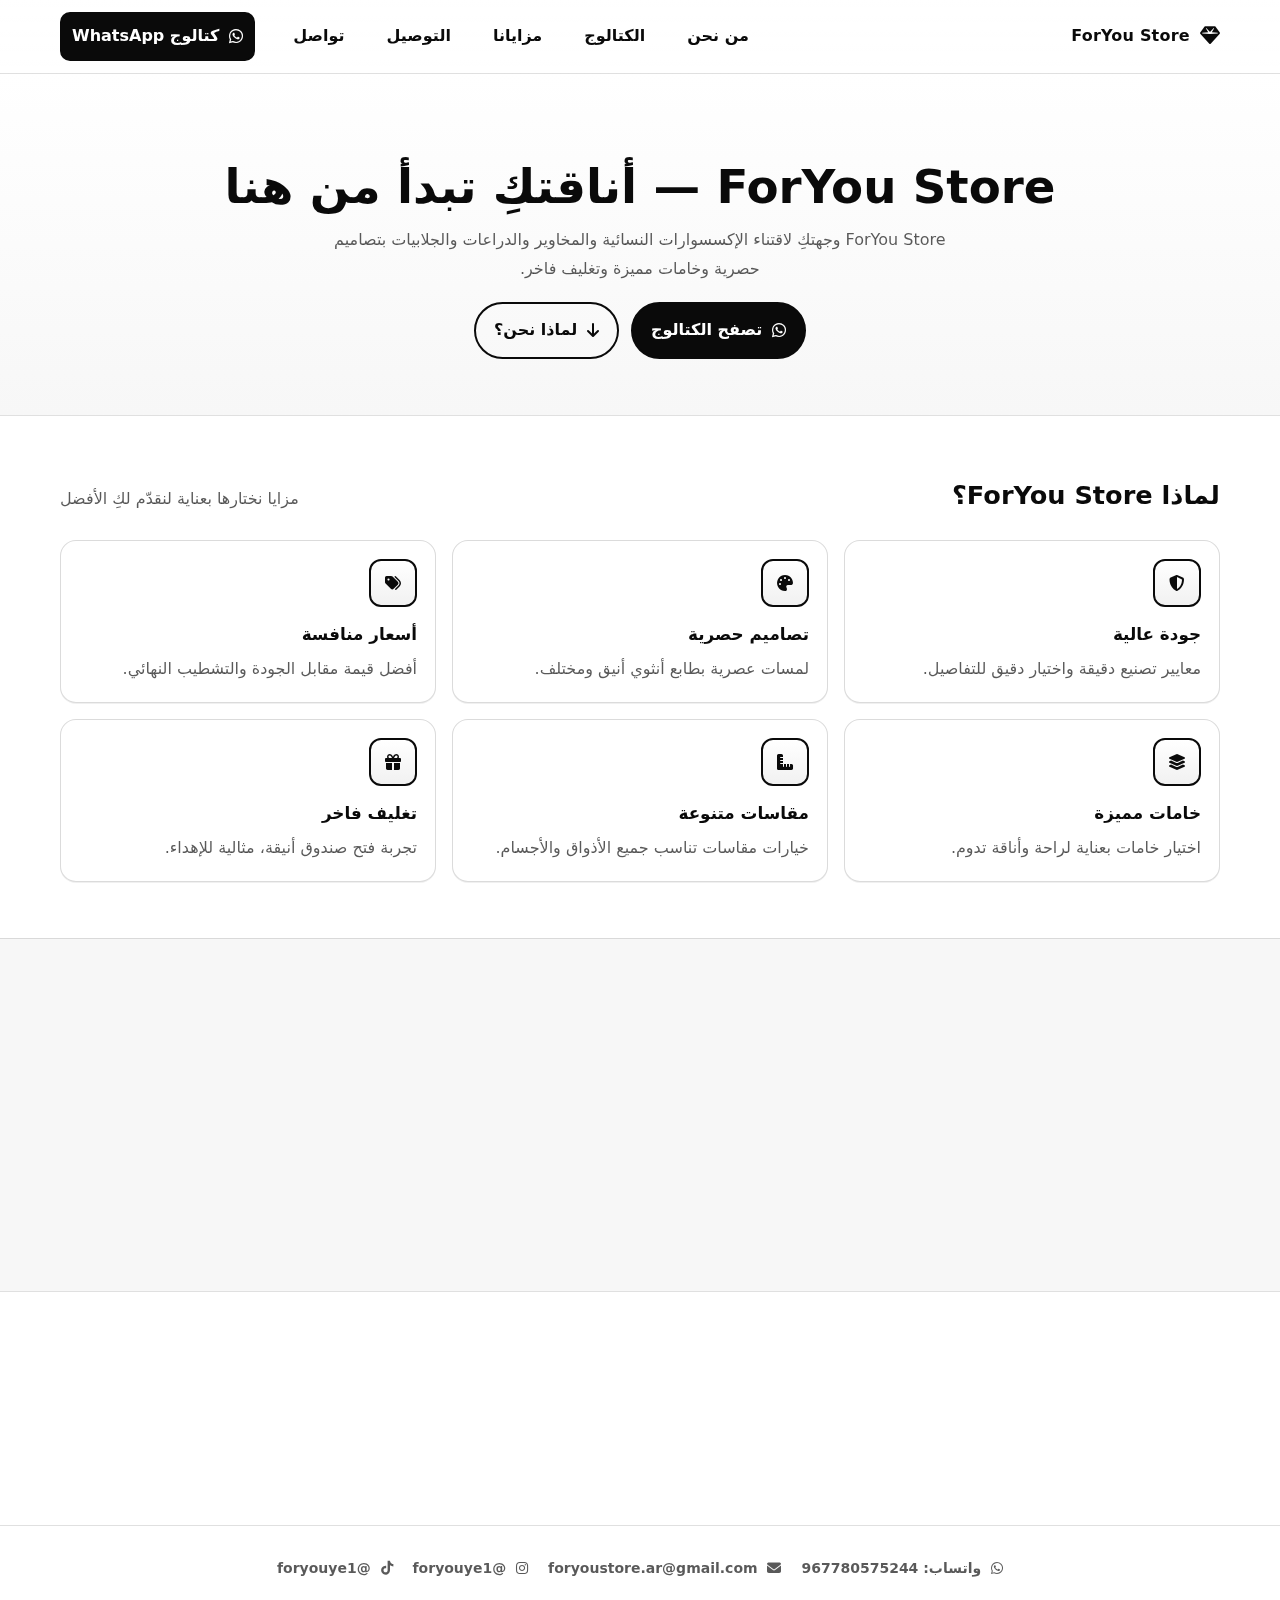
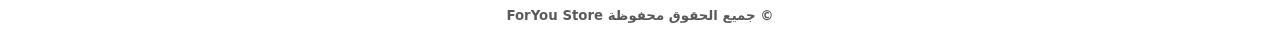
<file: index.html>
<!DOCTYPE html>
<html lang="ar" dir="rtl">
<head>
  <meta charset="utf-8" />
  <meta name="viewport" content="width=device-width, initial-scale=1" />
  <title>ForYou Store - إكسسوارات ومخاوير ودراعات وجلابيات</title>
  <meta name="description" content="ForYou Store - متجر متخصص بالإكسسوارات النسائية والمخاوير والدراعات والجلابيات. جودة عالية، تصاميم حصرية، وخدمة توصيل سريعة.">
  <!-- Font Awesome (Icons only) -->
  <link rel="stylesheet" href="https://cdnjs.cloudflare.com/ajax/libs/font-awesome/6.5.2/css/all.min.css" referrerpolicy="no-referrer" />
  <!-- Styles -->
  <link rel="stylesheet" href="styles.css" />
</head>
<body>
  <!-- Header -->
  <header class="site-header" id="top">
    <div class="container">
      <nav class="nav" aria-label="التنقل الرئيسي">
        <a href="#top" class="brand" aria-label="الرجوع للرئيسية">
          <i class="fa-solid fa-gem" aria-hidden="true"></i>
          <span>ForYou Store</span>
        </a>

        <button class="nav-toggle" aria-label="فتح/إغلاق القائمة" aria-expanded="false">
          <i class="fa-solid fa-bars"></i>
        </button>

        <ul class="menu" id="menu">
          <li><a href="#about">من نحن</a></li>
          <li><a href="catalog.html">الكتالوج</a></li>
          <li><a href="#features">مزايانا</a></li>
          <li><a href="#delivery">التوصيل</a></li>
          <li><a href="#contact">تواصل</a></li>
          <li class="menu-cta">
            <a class="btn btn-primary" href="https://wa.me/c/967780575244" target="_blank" rel="noopener" aria-label="تصفح كتالوج واتساب">
              <i class="fa-brands fa-whatsapp" aria-hidden="true"></i>
              <span>كتالوج WhatsApp</span>
            </a>
          </li>
        </ul>
      </nav>
    </div>
  </header>

  <!-- Hero (About) -->
  <main>
    <section id="about" class="hero">
      <div class="container">
        <div class="hero-inner">
          <h1 class="reveal" style="--delay:.05s">ForYou Store — أناقتكِ تبدأ من هنا</h1>
          <p class="lead reveal" style="--delay:.15s">
            ForYou Store وجهتكِ لاقتناء الإكسسوارات النسائية والمخاوير والدراعات والجلابيات
            بتصاميم حصرية وخامات مميزة وتغليف فاخر.
          </p>
          <div class="hero-actions reveal" style="--delay:.25s">
            <a class="btn btn-primary" href="https://wa.me/c/967780575244" target="_blank" rel="noopener" aria-label="تصفح كتالوج واتساب">
              <i class="fa-brands fa-whatsapp" aria-hidden="true"></i>
              <span>تصفح الكتالوج</span>
            </a>
            <a class="btn btn-outline" href="#features" aria-label="اكتشفي مزايانا">
              <i class="fa-solid fa-arrow-down" aria-hidden="true"></i>
              <span>لماذا نحن؟</span>
            </a>
          </div>
        </div>
      </div>
      <div class="hero-bg" aria-hidden="true"></div>
    </section>


    <!-- Features -->
    <section id="features" class="section">
      <div class="container">
        <div class="section-head">
          <h2 class="section-title reveal">لماذا ForYou Store؟</h2>
          <p class="section-note reveal" style="--delay:.1s">مزايا نختارها بعناية لنقدّم لكِ الأفضل</p>
        </div>

        <div class="cards">
          <article class="card reveal" style="--delay:.05s">
            <div class="icon"><i class="fa-solid fa-shield-halved" aria-hidden="true"></i></div>
            <h3>جودة عالية</h3>
            <p>معايير تصنيع دقيقة واختيار دقيق للتفاصيل.</p>
          </article>
          <article class="card reveal" style="--delay:.1s">
            <div class="icon"><i class="fa-solid fa-palette" aria-hidden="true"></i></div>
            <h3>تصاميم حصرية</h3>
            <p>لمسات عصرية بطابع أنثوي أنيق ومختلف.</p>
          </article>
          <article class="card reveal" style="--delay:.15s">
            <div class="icon"><i class="fa-solid fa-tags" aria-hidden="true"></i></div>
            <h3>أسعار منافسة</h3>
            <p>أفضل قيمة مقابل الجودة والتشطيب النهائي.</p>
          </article>
          <article class="card reveal" style="--delay:.2s">
            <div class="icon"><i class="fa-solid fa-layer-group" aria-hidden="true"></i></div>
            <h3>خامات مميزة</h3>
            <p>اختيار خامات بعناية لراحة وأناقة تدوم.</p>
          </article>
          <article class="card reveal" style="--delay:.25s">
            <div class="icon"><i class="fa-solid fa-ruler-combined" aria-hidden="true"></i></div>
            <h3>مقاسات متنوعة</h3>
            <p>خيارات مقاسات تناسب جميع الأذواق والأجسام.</p>
          </article>
          <article class="card reveal" style="--delay:.3s">
            <div class="icon"><i class="fa-solid fa-gift" aria-hidden="true"></i></div>
            <h3>تغليف فاخر</h3>
            <p>تجربة فتح صندوق أنيقة، مثالية للإهداء.</p>
          </article>
        </div>
      </div>
    </section>

    <!-- Delivery -->
    <section id="delivery" class="section">
      <div class="container">
        <div class="section-head">
          <h2 class="section-title reveal">التوصيل</h2>
          <p class="section-note reveal" style="--delay:.1s">خدمة سريعة ضمن أوقات العمل اليومية</p>
        </div>

        <div class="grid delivery">
          <article class="info-box reveal" style="--delay:.05s">
            <div class="info-head">
              <i class="fa-solid fa-location-dot" aria-hidden="true"></i>
              <h3>داخل صنعاء</h3>
            </div>
            <p>توصيل في نفس اليوم أو حسب الموعد المتفق عليه.</p>
          </article>

          <article class="info-box reveal" style="--delay:.1s">
            <div class="info-head">
              <i class="fa-solid fa-truck" aria-hidden="true"></i>
              <h3>المحافظات الأخرى</h3>
            </div>
            <p>مدة التوصيل من 2 إلى 6 أيام بحسب المنطقة وشركة الشحن.</p>
          </article>

          <article class="info-box reveal" style="--delay:.15s">
            <div class="info-head">
              <i class="fa-regular fa-clock" aria-hidden="true"></i>
              <h3>ساعات العمل</h3>
            </div>
            <p>من 9 صباحًا إلى 8 مساءً — جميع أيام الأسبوع.</p>
          </article>
        </div>
      </div>
    </section>

    <!-- Social -->
    <section id="contact" class="section">
      <div class="container">
        <div class="section-head">
          <h2 class="section-title reveal">التواصل الاجتماعي</h2>
          <p class="section-note reveal" style="--delay:.1s">تابعينا لآخر العروض والتخفيضات</p>
        </div>

        <div class="socials reveal" style="--delay:.15s" aria-label="روابط الشبكات الاجتماعية">
          <a class="social" href="https://wa.me/c/967780575244" target="_blank" rel="noopener" aria-label="WhatsApp">
            <i class="fa-brands fa-whatsapp" aria-hidden="true"></i>
          </a>
          <a class="social" href="mailto:foryoustore.ar@gmail.com" target="_blank" rel="noopener" aria-label="Email">
            <i class="fa-solid fa-envelope" aria-hidden="true"></i>
          </a>
          <a class="social" href="https://www.instagram.com/foryouye1" target="_blank" rel="noopener" aria-label="Instagram">
            <i class="fa-brands fa-instagram" aria-hidden="true"></i>
          </a>
          <a class="social" href="https://www.tiktok.com/@foryouye1" target="_blank" rel="noopener" aria-label="TikTok">
            <i class="fa-brands fa-tiktok" aria-hidden="true"></i>
          </a>
        </div>
      </div>
    </section>
  </main>

  <!-- Footer -->
  <footer class="site-footer">
    <div class="container">
      <div class="footer-content">
        <div class="footer-info">
          <p><i class="fa-brands fa-whatsapp"></i> <a href="https://wa.me/c/967780575244" target="_blank" rel="noopener">واتساب: 967780575244</a></p>
          <p><i class="fa-solid fa-envelope"></i> <a href="mailto:foryoustore.ar@gmail.com">foryoustore.ar@gmail.com</a></p>
          <p><i class="fa-brands fa-instagram"></i> <a href="https://www.instagram.com/foryouye1" target="_blank" rel="noopener">@foryouye1</a></p>
          <p><i class="fa-brands fa-tiktok"></i> <a href="https://www.tiktok.com/@foryouye1" target="_blank" rel="noopener">@foryouye1</a></p>
        </div>
      </div>
      <small>© جميع الحقوق محفوظة ForYou Store</small>
    </div>
  </footer>

  <!-- Scripts -->
  <script src="script.js" defer></script>
</body>
</html>
</file>
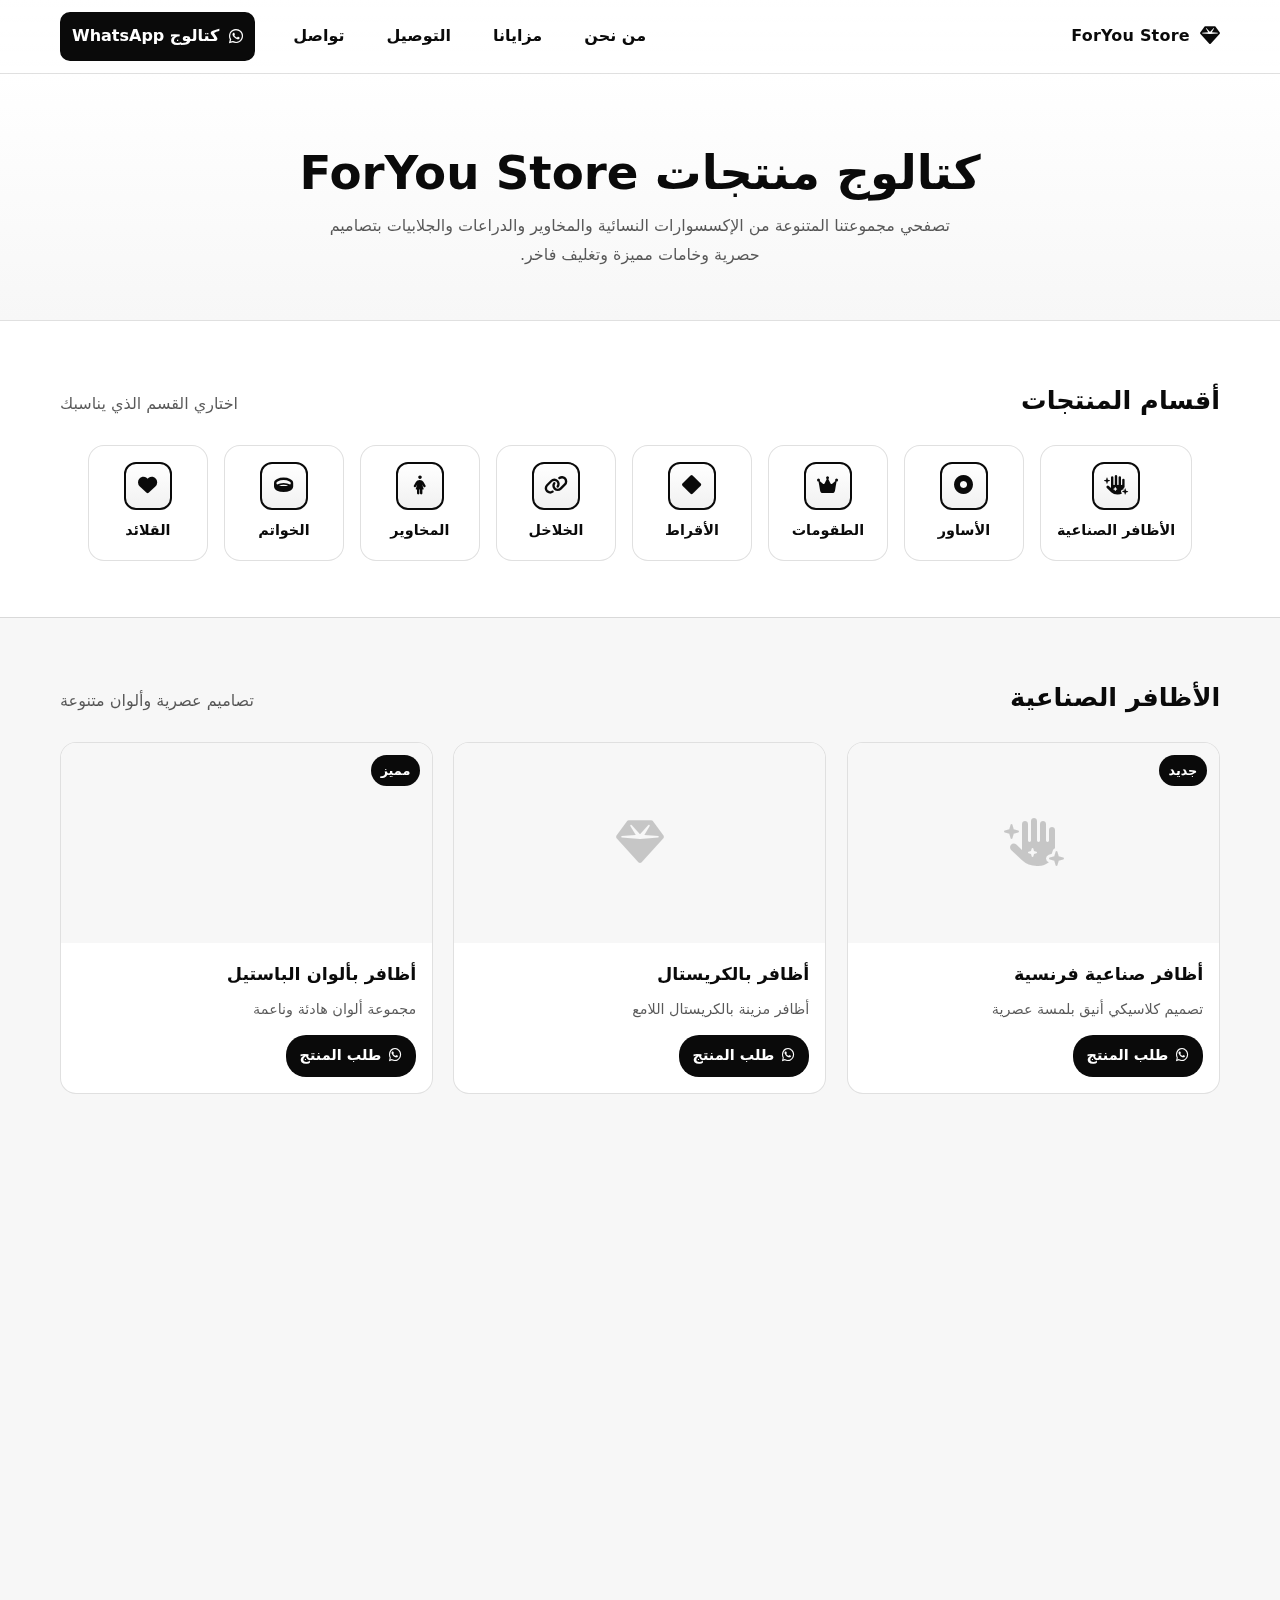
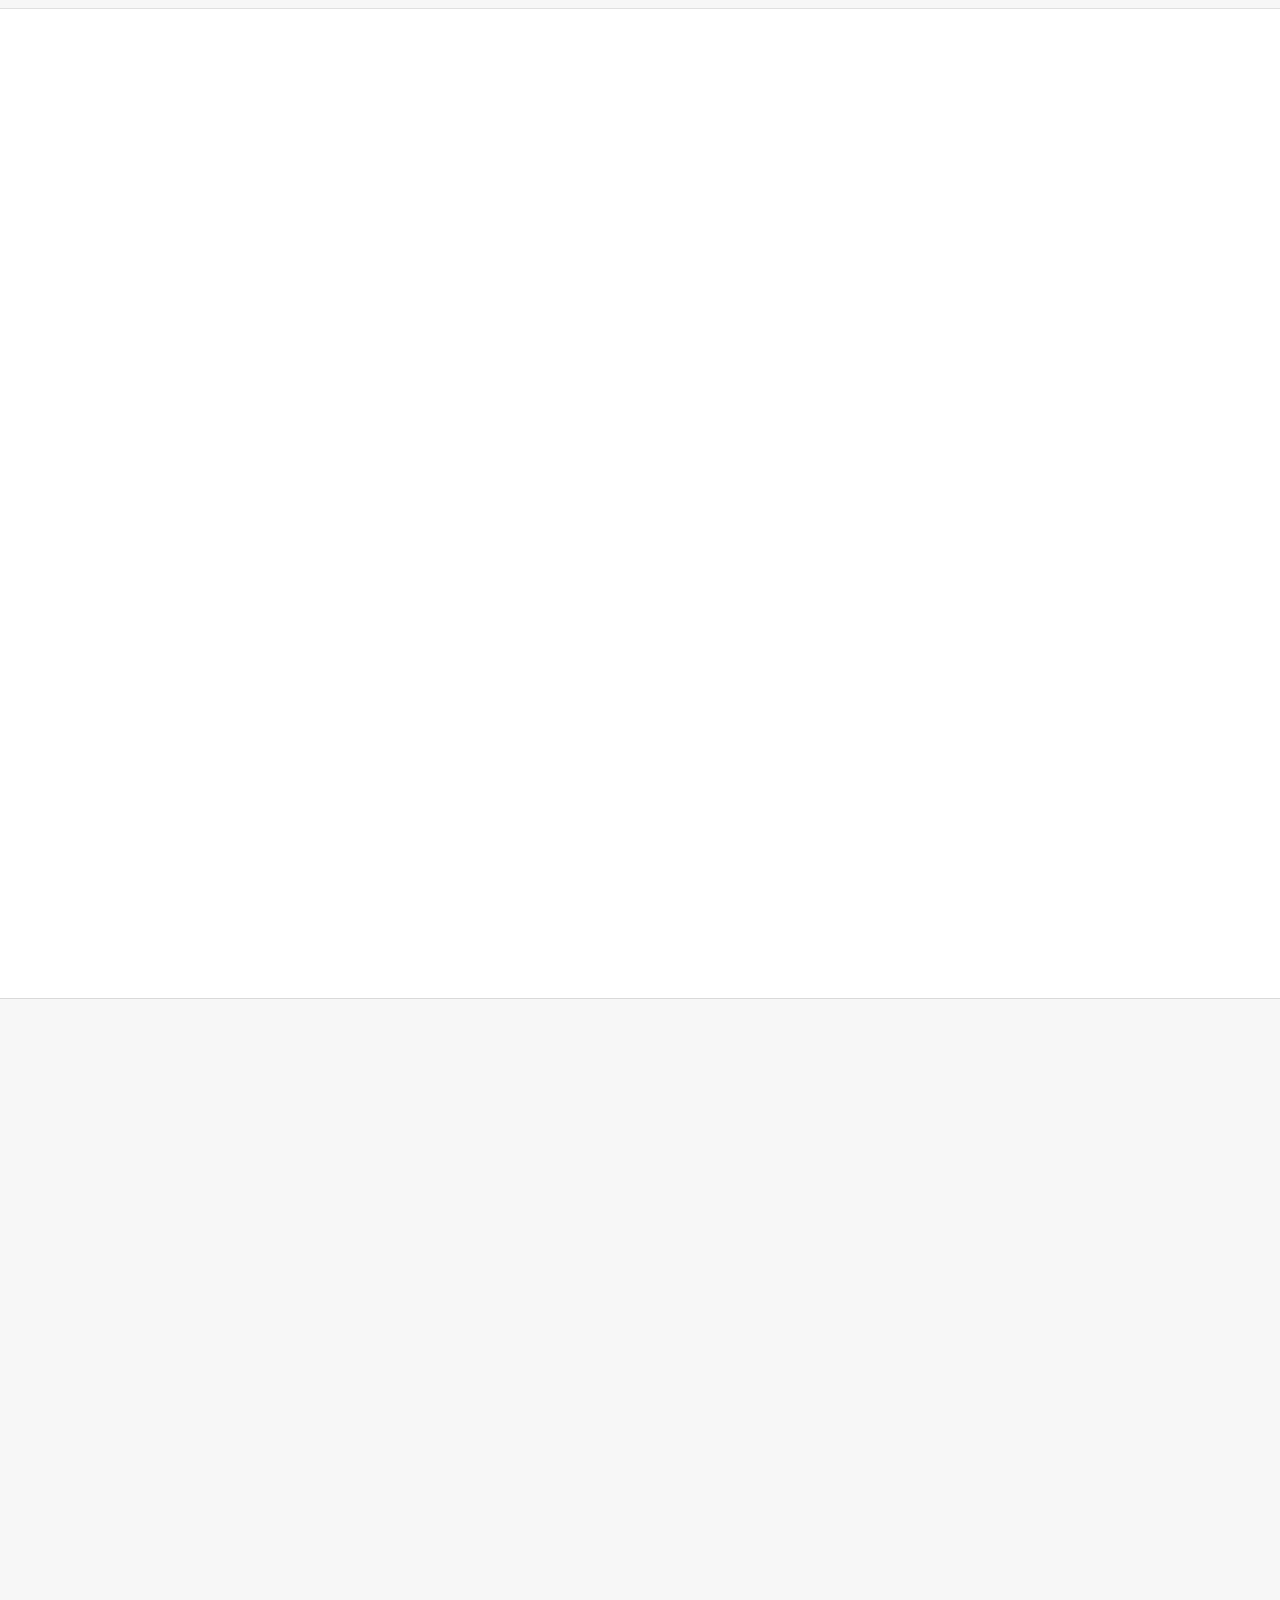
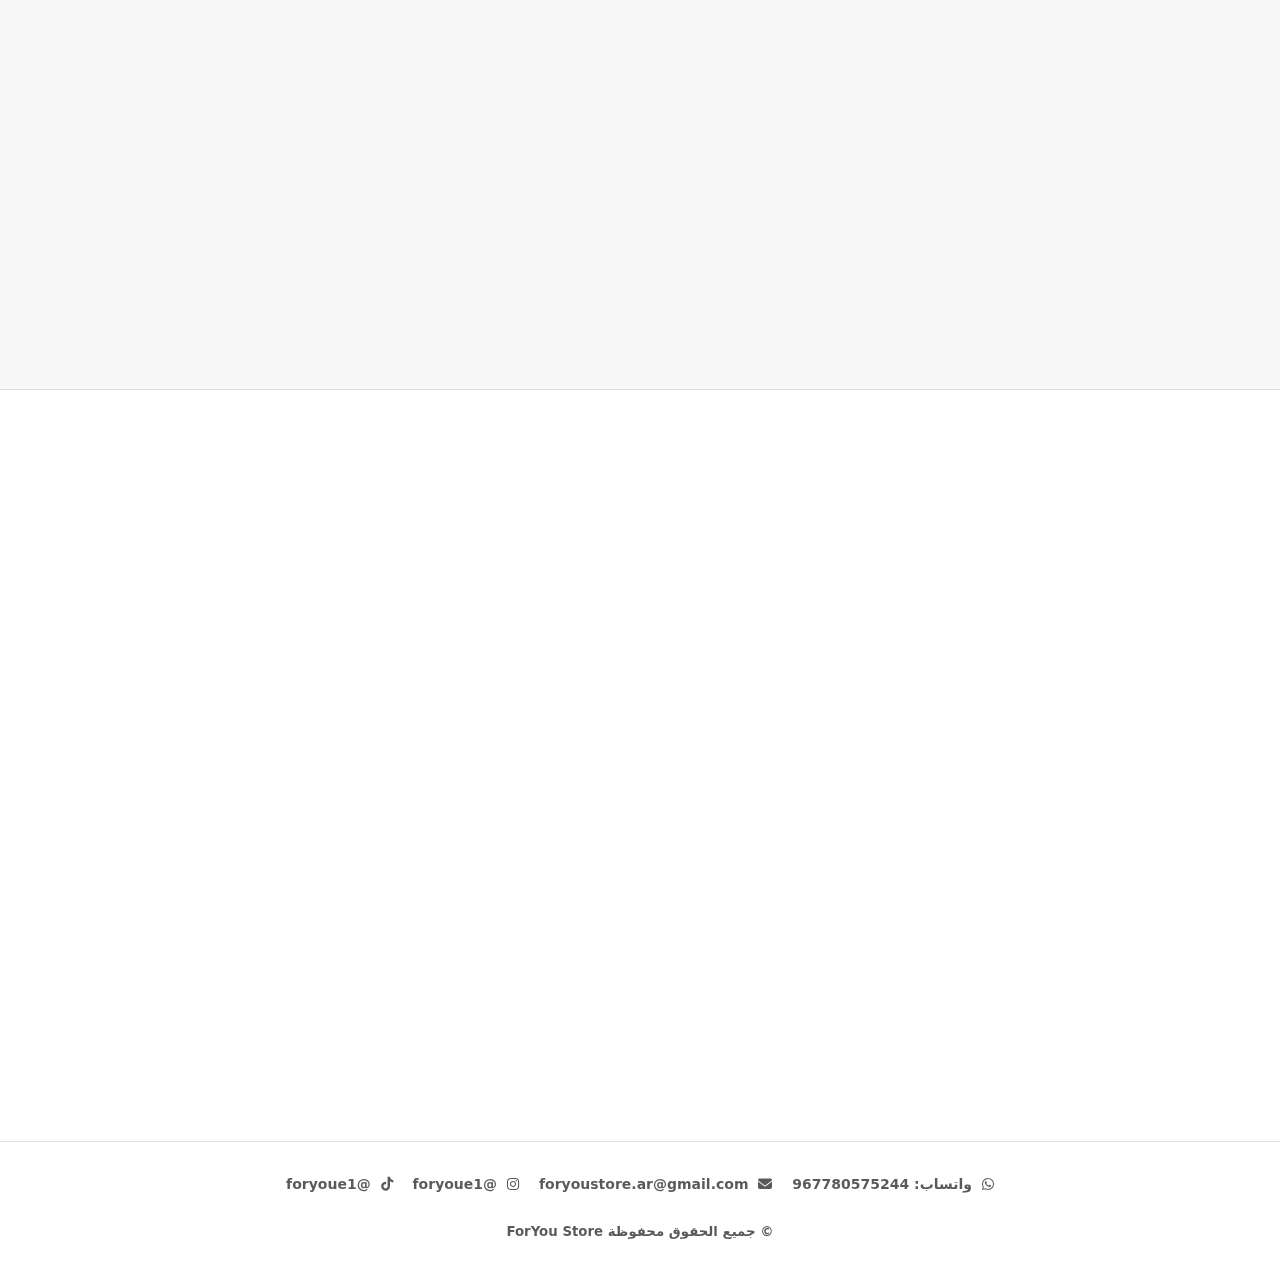
<file: catalog.html>
<!DOCTYPE html>
<html lang="ar" dir="rtl">
<head>
  <meta charset="utf-8" />
  <meta name="viewport" content="width=device-width, initial-scale=1" />
  <title>كتالوج ForYou Store - إكسسوارات ومخاوير ودراعات وجلابيات</title>
  <meta name="description" content="تصفح كتالوج ForYou Store - متجر متخصص بالإكسسوارات النسائية والمخاوير والدراعات والجلابيات. جودة عالية، تصاميم حصرية، وخدمة توصيل سريعة.">
  <!-- Font Awesome (Icons only) -->
  <link rel="stylesheet" href="https://cdnjs.cloudflare.com/ajax/libs/font-awesome/6.5.2/css/all.min.css" referrerpolicy="no-referrer" />
  <!-- Styles -->
  <link rel="stylesheet" href="styles.css" />
  <link rel="stylesheet" href="catalog-styles.css" />
</head>
<body>
  <!-- Header -->
  <header class="site-header" id="top">
    <div class="container">
      <nav class="nav" aria-label="التنقل الرئيسي">
        <a href="index.html" class="brand" aria-label="الرجوع للرئيسية">
          <i class="fa-solid fa-gem" aria-hidden="true"></i>
          <span>ForYou Store</span>
        </a>

        <button class="nav-toggle" aria-label="فتح/إغلاق القائمة" aria-expanded="false">
          <i class="fa-solid fa-bars"></i>
        </button>

        <ul class="menu" id="menu">
          <li><a href="index.html#about">من نحن</a></li>
          <li><a href="index.html#features">مزايانا</a></li>
          <li><a href="index.html#delivery">التوصيل</a></li>
          <li><a href="index.html#contact">تواصل</a></li>
          <li class="menu-cta">
            <a class="btn btn-primary" href="https://wa.me/c/967780575244" target="_blank" rel="noopener" aria-label="تصفح كتالوج واتساب">
              <i class="fa-brands fa-whatsapp" aria-hidden="true"></i>
              <span>كتالوج WhatsApp</span>
            </a>
          </li>
        </ul>
      </nav>
    </div>
  </header>

  <main>
    <!-- Catalog Hero -->
    <section class="hero catalog-hero">
      <div class="container">
        <div class="hero-inner">
          <h1 class="reveal" style="--delay:.05s">كتالوج منتجات ForYou Store</h1>
          <p class="lead reveal" style="--delay:.15s">
            تصفحي مجموعتنا المتنوعة من الإكسسوارات النسائية والمخاوير والدراعات والجلابيات
            بتصاميم حصرية وخامات مميزة وتغليف فاخر.
          </p>
        </div>
      </div>
      <div class="hero-bg" aria-hidden="true"></div>
    </section>

    <!-- Category Navigation -->
    <section class="section category-nav">
      <div class="container">
        <div class="section-head">
          <h2 class="section-title reveal">أقسام المنتجات</h2>
          <p class="section-note reveal" style="--delay:.1s">اختاري القسم الذي يناسبك</p>
        </div>

        <div class="category-list reveal" style="--delay:.15s">
          <a href="#nails" class="category-item">
            <div class="category-icon"><i class="fa-solid fa-hand-sparkles"></i></div>
            <span>الأظافر الصناعية</span>
          </a>
          <a href="#bracelets" class="category-item">
            <div class="category-icon"><i class="fa-solid fa-circle-dot"></i></div>
            <span>الأساور</span>
          </a>
          <a href="#sets" class="category-item">
            <div class="category-icon"><i class="fa-solid fa-crown"></i></div>
            <span>الطقومات</span>
          </a>
          <a href="#earrings" class="category-item">
            <div class="category-icon"><i class="fa-solid fa-diamond"></i></div>
            <span>الأقراط</span>
          </a>
          <a href="#anklets" class="category-item">
            <div class="category-icon"><i class="fa-solid fa-link"></i></div>
            <span>الخلاخل</span>
          </a>
          <a href="#abayas" class="category-item">
            <div class="category-icon"><i class="fa-solid fa-person-dress"></i></div>
            <span>المخاوير</span>
          </a>
          <a href="#rings" class="category-item">
            <div class="category-icon"><i class="fa-solid fa-ring"></i></div>
            <span>الخواتم</span>
          </a>
          <a href="#necklaces" class="category-item">
            <div class="category-icon"><i class="fa-solid fa-heart"></i></div>
            <span>القلائد</span>
          </a>
        </div>
      </div>
    </section>

    <!-- Artificial Nails Section -->
    <section id="nails" class="section product-section">
      <div class="container">
        <div class="section-head">
          <h2 class="section-title reveal">الأظافر الصناعية</h2>
          <p class="section-note reveal" style="--delay:.1s">تصاميم عصرية وألوان متنوعة</p>
        </div>

        <div class="products-grid">
          <article class="product-card reveal" style="--delay:.1s">
            <div class="product-image">
              <div class="product-placeholder">
                <i class="fa-solid fa-hand-sparkles"></i>
              </div>
              <div class="product-badge">جديد</div>
            </div>
            <div class="product-info">
              <h3>أظافر صناعية فرنسية</h3>
              <p>تصميم كلاسيكي أنيق بلمسة عصرية</p>
              <a href="https://wa.me/p/24523210293975821/967780575244" class="product-cta" target="_blank" rel="noopener">
                <i class="fa-brands fa-whatsapp"></i>
                <span>طلب المنتج</span>
              </a>
            </div>
          </article>

          <article class="product-card reveal" style="--delay:.15s">
            <div class="product-image">
              <div class="product-placeholder">
                <i class="fa-solid fa-gem"></i>
              </div>
            </div>
            <div class="product-info">
              <h3>أظافر بالكريستال</h3>
              <p>أظافر مزينة بالكريستال اللامع</p>
              <a href="https://wa.me/c/967780575244" class="product-cta" target="_blank" rel="noopener">
                <i class="fa-brands fa-whatsapp"></i>
                <span>طلب المنتج</span>
              </a>
            </div>
          </article>

          <article class="product-card reveal" style="--delay:.2s">
            <div class="product-image">
              <div class="product-placeholder">
                <i class="fa-solid fa-sparkles"></i>
              </div>
              <div class="product-badge">مميز</div>
            </div>
            <div class="product-info">
              <h3>أظافر بألوان الباستيل</h3>
              <p>مجموعة ألوان هادئة وناعمة</p>
              <a href="https://wa.me/c/967780575244" class="product-cta" target="_blank" rel="noopener">
                <i class="fa-brands fa-whatsapp"></i>
                <span>طلب المنتج</span>
              </a>
            </div>
          </article>

          <article class="product-card reveal" style="--delay:.25s">
            <div class="product-image">
              <div class="product-placeholder">
                <i class="fa-solid fa-wand-magic-sparkles"></i>
              </div>
            </div>
            <div class="product-info">
              <h3>أظافر بتصاميم فنية</h3>
              <p>رسومات وتصاميم فنية مميزة</p>
              <a href="https://wa.me/967780575244" class="product-cta" target="_blank" rel="noopener">
                <i class="fa-brands fa-whatsapp"></i>
                <span>طلب المنتج</span>
              </a>
            </div>
          </article>
        </div>

        <div class="section-cta reveal" style="--delay:.3s">
          <a href="https://wa.me/c/967780575244" class="btn btn-primary" target="_blank" rel="noopener">
            <i class="fa-brands fa-whatsapp"></i>
            <span>تصفح المزيد من الأظافر الصناعية</span>
          </a>
        </div>
      </div>
    </section>

    <!-- Bracelets Section -->
    <section id="bracelets" class="section product-section">
      <div class="container">
        <div class="section-head">
          <h2 class="section-title reveal">الأساور</h2>
          <p class="section-note reveal" style="--delay:.1s">تصاميم أنيقة لكل المناسبات</p>
        </div>

        <div class="products-grid">
          <article class="product-card reveal" style="--delay:.1s">
            <div class="product-image">
              <div class="product-placeholder">
                <i class="fa-solid fa-circle-dot"></i>
              </div>
              <div class="product-badge">الأكثر مبيعاً</div>
            </div>
            <div class="product-info">
              <h3>سوار ذهبي مطلي</h3>
              <p>سوار أنيق بتصميم عصري</p>
              <a href="https://wa.me/967780575244" class="product-cta" target="_blank" rel="noopener">
                <i class="fa-brands fa-whatsapp"></i>
                <span>طلب المنتج</span>
              </a>
            </div>
          </article>

          <article class="product-card reveal" style="--delay:.15s">
            <div class="product-image">
              <div class="product-placeholder">
                <i class="fa-solid fa-heart"></i>
              </div>
            </div>
            <div class="product-info">
              <h3>سوار بالأحجار الملونة</h3>
              <p>سوار مزين بأحجار ملونة جميلة</p>
              <a href="https://wa.me/967780575244" class="product-cta" target="_blank" rel="noopener">
                <i class="fa-brands fa-whatsapp"></i>
                <span>طلب المنتج</span>
              </a>
            </div>
          </article>

          <article class="product-card reveal" style="--delay:.2s">
            <div class="product-image">
              <div class="product-placeholder">
                <i class="fa-solid fa-infinity"></i>
              </div>
              <div class="product-badge">جديد</div>
            </div>
            <div class="product-info">
              <h3>سوار اللانهاية</h3>
              <p>تصميم أنيق يرمز للحب الأبدي</p>
              <a href="https://wa.me/967780575244" class="product-cta" target="_blank" rel="noopener">
                <i class="fa-brands fa-whatsapp"></i>
                <span>طلب المنتج</span>
              </a>
            </div>
          </article>

          <article class="product-card reveal" style="--delay:.25s">
            <div class="product-image">
              <div class="product-placeholder">
                <i class="fa-solid fa-leaf"></i>
              </div>
            </div>
            <div class="product-info">
              <h3>سوار بتصميم الأوراق</h3>
              <p>سوار رقيق بتصميم أوراق الشجر</p>
              <a href="https://wa.me/967780575244" class="product-cta" target="_blank" rel="noopener">
                <i class="fa-brands fa-whatsapp"></i>
                <span>طلب المنتج</span>
              </a>
            </div>
          </article>
        </div>

        <div class="section-cta reveal" style="--delay:.3s">
          <a href="https://wa.me/c/967780575244" class="btn btn-primary" target="_blank" rel="noopener">
            <i class="fa-brands fa-whatsapp"></i>
            <span>تصفح المزيد من الأساور</span>
          </a>
        </div>
      </div>
    </section>

    <!-- Sets Section -->
    <section id="sets" class="section product-section">
      <div class="container">
        <div class="section-head">
          <h2 class="section-title reveal">الطقومات</h2>
          <p class="section-note reveal" style="--delay:.1s">مجموعات متكاملة للإطلالة المثالية</p>
        </div>

        <div class="products-grid">
          <article class="product-card reveal" style="--delay:.1s">
            <div class="product-image">
              <div class="product-placeholder">
                <i class="fa-solid fa-crown"></i>
              </div>
              <div class="product-badge">طقم كامل</div>
            </div>
            <div class="product-info">
              <h3>طقم ملكي ذهبي</h3>
              <p>طقم كامل: قلادة + أقراط + سوار</p>
              <a href="https://wa.me/c/967780575244" class="product-cta" target="_blank" rel="noopener">
                <i class="fa-brands fa-whatsapp"></i>
                <span>طلب المنتج</span>
              </a>
            </div>
          </article>

          <article class="product-card reveal" style="--delay:.15s">
            <div class="product-image">
              <div class="product-placeholder">
                <i class="fa-solid fa-star"></i>
              </div>
            </div>
            <div class="product-info">
              <h3>طقم النجوم</h3>
              <p>طقم بتصميم النجوم اللامعة</p>
              <a href="https://wa.me/c/967780575244" class="product-cta" target="_blank" rel="noopener">
                <i class="fa-brands fa-whatsapp"></i>
                <span>طلب المنتج</span>
              </a>
            </div>
          </article>

          <article class="product-card reveal" style="--delay:.2s">
            <div class="product-image">
              <div class="product-placeholder">
                <i class="fa-solid fa-gem"></i>
              </div>
              <div class="product-badge">فاخر</div>
            </div>
            <div class="product-info">
              <h3>طقم الماس</h3>
              <p>طقم فاخر مرصع بأحجار الماس الصناعي</p>
              <a href="https://wa.me/c/967780575244" class="product-cta" target="_blank" rel="noopener">
                <i class="fa-brands fa-whatsapp"></i>
                <span>طلب المنتج</span>
              </a>
            </div>
          </article>

          <article class="product-card reveal" style="--delay:.25s">
            <div class="product-image">
              <div class="product-placeholder">
                <i class="fa-solid fa-feather"></i>
              </div>
            </div>
            <div class="product-info">
              <h3>طقم الريشة</h3>
              <p>طقم أنيق بتصميم الريشة الناعمة</p>
              <a href="https://wa.me/c/967780575244" class="product-cta" target="_blank" rel="noopener">
                <i class="fa-brands fa-whatsapp"></i>
                <span>طلب المنتج</span>
              </a>
            </div>
          </article>
        </div>

        <div class="section-cta reveal" style="--delay:.3s">
          <a href="https://wa.me/c/967780575244" class="btn btn-primary" target="_blank" rel="noopener">
            <i class="fa-brands fa-whatsapp"></i>
            <span>تصفح المزيد من الطقومات</span>
          </a>
        </div>
      </div>
    </section>

    <!-- More Categories (Shortened for brevity) -->
    <section class="section">
      <div class="container">
        <div class="section-head">
          <h2 class="section-title reveal">المزيد من الأقسام</h2>
          <p class="section-note reveal" style="--delay:.1s">تصفحي كامل تشكيلتنا عبر واتساب</p>
        </div>

        <div class="category-grid reveal" style="--delay:.15s">
          <a href="#earrings" class="category-card">
            <div class="category-card-icon"><i class="fa-solid fa-diamond"></i></div>
            <h3>الأقراط</h3>
            <p>تشكيلة متنوعة من الأقراط العصرية</p>
          </a>
          
          <a href="#anklets" class="category-card">
            <div class="category-card-icon"><i class="fa-solid fa-link"></i></div>
            <h3>الخلاخل</h3>
            <p>خلاخل أنيقة بتصاميم مميزة</p>
          </a>
          
          <a href="#abayas" class="category-card">
            <div class="category-card-icon"><i class="fa-solid fa-robe"></i></div>
            <h3>المخاوير</h3>
            <p>مخاوير فاخرة بتصاميم حصرية</p>
          </a>
          
          <a href="#rings" class="category-card">
            <div class="category-card-icon"><i class="fa-solid fa-ring"></i></div>
            <h3>الخواتم</h3>
            <p>خواتم أنيقة لكل المناسبات</p>
          </a>
          
          <a href="#necklaces" class="category-card">
            <div class="category-card-icon"><i class="fa-solid fa-heart"></i></div>
            <h3>القلائد</h3>
            <p>قلائد مميزة بتصاميم فريدة</p>
          </a>
        </div>

        <div class="catalog-cta reveal" style="--delay:.2s">
          <p>هل أعجبكِ ما رأيتِ؟ تصفحي المزيد في كتالوجنا الكامل!</p>
          <a class="btn btn-primary" href="https://wa.me/c/967780575244" target="_blank" rel="noopener">
            <i class="fa-brands fa-whatsapp"></i>
            <span>تصفح الكتالوج الكامل</span>
          </a>
        </div>
      </div>
    </section>
  </main>

  <!-- Footer -->
  <footer class="site-footer">
    <div class="container">
      <div class="footer-content">
        <div class="footer-info">
          <p><i class="fa-brands fa-whatsapp"></i> <a href="https://wa.me/c/967780575244" target="_blank" rel="noopener">واتساب: 967780575244</a></p>
          <p><i class="fa-solid fa-envelope"></i> <a href="mailto:foryoustore.ar@gmail.com">foryoustore.ar@gmail.com</a></p>
          <p><i class="fa-brands fa-instagram"></i> <a href="https://www.instagram.com/foryoue1" target="_blank" rel="noopener">@foryoue1</a></p>
          <p><i class="fa-brands fa-tiktok"></i> <a href="https://www.tiktok.com/@foryoue1" target="_blank" rel="noopener">@foryoue1</a></p>
        </div>
      </div>
      <small>© جميع الحقوق محفوظة ForYou Store</small>
    </div>
  </footer>

  <!-- Scripts -->
  <script src="script.js" defer></script>
</body>
</html>
</file>
<file: styles.css>
/* ========== Root & Base ========== */
:root{
  --bg: #ffffff;
  --bg-soft: #f7f7f7;
  --bg-muted: #f1f1f1;
  --fg: #0a0a0a;
  --muted: rgba(0,0,0,.65);
  --line: rgba(0,0,0,.12);
  --radius: 16px;
  --speed: .25s;
  --shadow: 0 10px 24px rgba(0,0,0,.08);
}

*{ box-sizing: border-box; }

html{ scroll-behavior: smooth; }

body{
  margin: 0;
  direction: rtl;
  background: var(--bg);
  color: var(--fg);
  line-height: 1.8;
  -webkit-font-smoothing: antialiased;
  -moz-osx-font-smoothing: grayscale;
  font-family:
    system-ui, -apple-system, "Segoe UI Variable", "Segoe UI",
    Tahoma, Arial, "Noto Kufi Arabic", "Noto Naskh Arabic",
    "Cairo", "Tajawal", sans-serif;
}

a{ color: inherit; text-decoration: none; }

/* Container */
.container{
  width: 100%;
  max-width: 1200px;
  margin-inline: auto;
  padding-inline: 20px;
}

/* ========== Header ========== */
.site-header{
  position: sticky;
  top: 0;
  z-index: 1000;
  background: linear-gradient(to bottom, #fff, rgba(255,255,255,.98));
  border-bottom: 1px solid var(--line);
  backdrop-filter: saturate(120%) blur(4px);
}
.site-header.scrolled{
  box-shadow: var(--shadow);
}

.nav{
  display: flex;
  align-items: center;
  justify-content: space-between;
  gap: 16px;
  padding-block: 12px;
}

.brand{
  display: inline-flex;
  align-items: center;
  gap: 10px;
  font-weight: 800;
  letter-spacing: .2px;
}
.brand i{ font-size: 1.25rem; }

.menu{
  list-style: none;
  margin: 0;
  padding: 0;
  display: flex;
  align-items: center;
  gap: 22px;
}
.menu a{
  font-weight: 700;
  padding: 8px 10px;
  border-radius: 10px;
  transition: background var(--speed);
}
.menu a:hover,
.menu a:focus-visible{ background: rgba(0,0,0,.06); }

.menu-cta{ margin-inline-start: 6px; }

.nav-toggle{
  display: none;
  font-size: 1.2rem;
  border: 2px solid var(--fg);
  background: transparent;
  color: var(--fg);
  padding: 8px 10px;
  border-radius: 10px;
  cursor: pointer;
}

/* ========== Buttons ========== */
.btn{
  display: inline-flex;
  align-items: center;
  gap: 10px;
  border-radius: 999px;
  padding: 12px 18px;
  border: 2px solid var(--fg);
  font-weight: 800;
  transition: background var(--speed), color var(--speed), transform var(--speed);
  will-change: transform;
}
.btn i{ font-size: 1rem; }

.btn-primary{
  background: var(--fg);
  color: var(--bg);
}
.btn-primary:hover,
.btn-primary:focus-visible{
  background: transparent;
  color: var(--fg);
  transform: translateY(-1px);
}

.btn-outline{
  background: transparent;
  color: var(--fg);
}
.btn-outline:hover,
.btn-outline:focus-visible{
  background: var(--fg);
  color: var(--bg);
  transform: translateY(-1px);
}

/* ========== Hero ========== */
.hero{
  position: relative;
  padding: 84px 0 56px;
  text-align: center;
  overflow: clip;
}
.hero-bg{
  position: absolute;
  inset: 0;
  background:
    linear-gradient(180deg, var(--bg), var(--bg-soft));
  z-index: -1;
}
.hero-inner{
  max-width: 950px;
  margin-inline: auto;
  padding-inline: 8px;
}
.hero h1{
  margin: 0 0 10px;
  font-size: clamp(1.9rem, 2.4vw + 1rem, 3rem);
  line-height: 1.25;
}
.lead{
  color: var(--muted);
  margin: 0 auto;
  max-width: 65ch;
}
.hero-actions{
  margin-top: 18px;
  display: flex;
  flex-wrap: wrap;
  gap: 12px;
  justify-content: center;
}

/* ========== Sections ========== */
.section{
  padding: 56px 0;
  border-top: 1px solid var(--line);
  background: var(--bg);
}
.section:nth-of-type(odd){
  background: var(--bg-soft);
}
.section-head{
  margin-bottom: 22px;
  display: flex;
  align-items: baseline;
  justify-content: space-between;
  gap: 10px;
  flex-wrap: wrap;
}
.section-title{
  margin: 0;
  font-size: 1.6rem;
}
.section-note{
  margin: 0;
  color: var(--muted);
}

/* ========== Cards (Features) ========== */
.cards{
  display: flex;
  flex-wrap: wrap;
  gap: 16px;
}
.card{
  flex: 1 1 280px;
  min-width: 240px;
  background: var(--bg);
  border: 1px solid rgba(0,0,0,.14);
  border-radius: var(--radius);
  padding: 18px;
  box-shadow: 0 1px 0 rgba(0,0,0,.06);
  transition: transform var(--speed), box-shadow var(--speed), border-color var(--speed);
}
.card:hover{
  transform: translateY(-4px);
  box-shadow: var(--shadow);
  border-color: rgba(0,0,0,.24);
}
.card .icon{
  width: 48px; height: 48px;
  display: inline-flex;
  align-items: center;
  justify-content: center;
  border-radius: 12px;
  border: 2px solid var(--fg);
  color: var(--fg);
  margin-bottom: 12px;
  background: linear-gradient(180deg, var(--bg), var(--bg-muted));
}
.card h3{
  margin: 0 0 6px;
  font-size: 1.05rem;
}
.card p{
  margin: 0;
  color: var(--muted);
}

/* ========== Delivery ========== */
.grid.delivery{
  display: flex;
  flex-wrap: wrap;
  gap: 16px;
}
.info-box{
  flex: 1 1 320px;
  min-width: 260px;
  background: var(--bg);
  border: 1px solid rgba(0,0,0,.14);
  border-radius: var(--radius);
  padding: 18px;
  transition: transform var(--speed), box-shadow var(--speed), border-color var(--speed);
}
.info-box:hover{
  transform: translateY(-3px);
  box-shadow: var(--shadow);
  border-color: rgba(0,0,0,.24);
}
.info-head{
  display: flex;
  align-items: center;
  gap: 10px;
  margin-bottom: 6px;
}
.info-head i{ font-size: 1.1rem; }
.info-box p{ color: var(--muted); margin: 0; }

/* ========== Socials ========== */
.socials{
  display: flex;
  align-items: center;
  gap: 14px;
  flex-wrap: wrap;
}
.social{
  width: 52px; height: 52px;
  display: inline-flex;
  align-items: center; justify-content: center;
  border: 2px solid var(--fg);
  border-radius: 14px;
  background: var(--bg);
  color: var(--fg);
  transition: background var(--speed), color var(--speed), transform var(--speed);
}
.social:hover,
.social:focus-visible{
  background: var(--fg);
  color: var(--bg);
  transform: translateY(-2px);
}
.social i{ font-size: 1.2rem; }

/* ========== Footer ========== */
.site-footer{
  border-top: 1px solid var(--line);
  background: var(--bg);
  color: var(--muted);
  text-align: center;
  padding: 30px 0 18px;
  font-weight: 600;
}

.footer-content {
  margin-bottom: 20px;
}

.footer-info {
  display: flex;
  flex-wrap: wrap;
  justify-content: center;
  gap: 20px;
  margin-bottom: 15px;
}

.footer-info p {
  margin: 0;
  font-size: 14px;
}

.footer-info a {
  color: var(--muted);
  transition: color var(--speed) ease;
}

.footer-info a:hover {
  color: var(--fg);
}

.footer-info i {
  margin-left: 5px;
}

/* ========== Reveal on Scroll ========== */
.reveal{
  opacity: 0;
  transform: translateY(14px);
  transition: opacity .6s ease, transform .6s ease;
  transition-delay: var(--delay, 0s);
  will-change: opacity, transform;
}
.reveal.show{
  opacity: 1;
  transform: none;
}

/* ========== Accessibility Focus ========== */
:focus-visible{
  outline: 2px dashed var(--fg);
  outline-offset: 3px;
}

/* ========== Responsive ========== */
@media (max-width: 992px){
  .section-title{ font-size: 1.4rem; }
}

@media (max-width: 760px){
  .nav-toggle{ display: inline-flex; }
  .menu{
    position: absolute;
    inset-inline: 0;
    top: calc(100% + 1px);
    background: var(--bg);
    border-top: 1px solid var(--line);
    box-shadow: var(--shadow);
    flex-direction: column;
    gap: 8px;
    padding: 12px 16px 16px;
    display: none;
  }
  .menu.open{ display: flex; }
  .menu-cta{ margin: 4px 0 0; }

  .hero{ padding-top: 68px; }
}

@media (max-width: 420px){
  .btn{ padding: 10px 14px; }
  .card, .info-box{ padding: 16px; }
}
</file>
<file: catalog-styles.css>
/* ========== Catalog Specific Styles ========== */

/* Catalog Hero Modifications */
.catalog-hero {
  padding: 70px 0 50px;
}

/* Category Navigation */
.category-list {
  display: flex;
  flex-wrap: wrap;
  gap: 16px;
  justify-content: center;
  margin-top: 10px;
}

.category-item {
  display: flex;
  flex-direction: column;
  align-items: center;
  gap: 8px;
  padding: 16px;
  border-radius: var(--radius);
  background: var(--bg);
  border: 1px solid var(--line);
  min-width: 120px;
  transition: transform var(--speed), box-shadow var(--speed), border-color var(--speed);
}

.category-item:hover,
.category-item:focus-visible {
  transform: translateY(-4px);
  box-shadow: var(--shadow);
  border-color: rgba(0,0,0,.24);
}

.category-icon {
  width: 48px;
  height: 48px;
  display: inline-flex;
  align-items: center;
  justify-content: center;
  border-radius: 12px;
  border: 2px solid var(--fg);
  color: var(--fg);
  background: linear-gradient(180deg, var(--bg), var(--bg-muted));
  font-size: 1.2rem;
}

.category-item span {
  font-weight: 700;
  font-size: 0.9rem;
}

/* Product Section */
.product-section {
  scroll-margin-top: 80px;
}

/* Products Grid */
.products-grid {
  display: grid;
  grid-template-columns: repeat(auto-fill, minmax(280px, 1fr));
  gap: 20px;
  margin-top: 20px;
}

.product-card {
  background: var(--bg);
  border: 1px solid var(--line);
  border-radius: var(--radius);
  overflow: hidden;
  transition: transform var(--speed), box-shadow var(--speed), border-color var(--speed);
}

.product-card:hover {
  transform: translateY(-5px);
  box-shadow: var(--shadow);
  border-color: rgba(0,0,0,.24);
}

.product-image {
  position: relative;
  height: 200px;
  background: var(--bg-soft);
  display: flex;
  align-items: center;
  justify-content: center;
  overflow: hidden;
}

.product-placeholder {
  font-size: 3rem;
  color: var(--fg);
  opacity: 0.2;
}

.product-badge {
  position: absolute;
  top: 12px;
  right: 12px;
  background: var(--fg);
  color: var(--bg);
  font-size: 0.8rem;
  font-weight: 700;
  padding: 4px 10px;
  border-radius: 20px;
}

.product-info {
  padding: 16px;
}

.product-info h3 {
  margin: 0 0 6px;
  font-size: 1.1rem;
}

.product-info p {
  margin: 0 0 12px;
  color: var(--muted);
  font-size: 0.9rem;
}

.product-price {
  font-weight: 800;
  font-size: 1.1rem;
  margin-bottom: 12px;
}

.product-cta {
  display: inline-flex;
  align-items: center;
  gap: 8px;
  background: var(--fg);
  color: var(--bg);
  padding: 8px 14px;
  border-radius: 20px;
  font-size: 0.9rem;
  font-weight: 700;
  transition: transform var(--speed), opacity var(--speed);
}

.product-cta:hover,
.product-cta:focus-visible {
  transform: translateY(-2px);
  opacity: 0.9;
}

/* Section CTA */
.section-cta {
  margin-top: 30px;
  text-align: center;
}

/* Category Grid for "More Categories" section */
.category-grid {
  display: grid;
  grid-template-columns: repeat(auto-fill, minmax(220px, 1fr));
  gap: 20px;
  margin-top: 20px;
}

.category-card {
  background: var(--bg);
  border: 1px solid var(--line);
  border-radius: var(--radius);
  padding: 20px;
  text-align: center;
  transition: transform var(--speed), box-shadow var(--speed), border-color var(--speed);
}

.category-card:hover,
.category-card:focus-visible {
  transform: translateY(-5px);
  box-shadow: var(--shadow);
  border-color: rgba(0,0,0,.24);
}

.category-card-icon {
  width: 60px;
  height: 60px;
  display: inline-flex;
  align-items: center;
  justify-content: center;
  border-radius: 15px;
  border: 2px solid var(--fg);
  color: var(--fg);
  background: linear-gradient(180deg, var(--bg), var(--bg-muted));
  font-size: 1.5rem;
  margin-bottom: 12px;
}

.category-card h3 {
  margin: 0 0 8px;
  font-size: 1.1rem;
}

.category-card p {
  margin: 0;
  color: var(--muted);
  font-size: 0.9rem;
}

/* Catalog CTA */
.catalog-cta {
  margin-top: 40px;
  text-align: center;
  background: var(--bg-soft);
  border: 1px solid var(--line);
  border-radius: var(--radius);
  padding: 24px;
}

.catalog-cta p {
  margin: 0 0 16px;
  font-weight: 600;
}

/* Responsive Adjustments */
@media (max-width: 768px) {
  .category-list {
    gap: 12px;
  }
  
  .category-item {
    min-width: 100px;
    padding: 12px;
  }
  
  .category-icon {
    width: 40px;
    height: 40px;
  }
  
  .products-grid {
    grid-template-columns: repeat(auto-fill, minmax(220px, 1fr));
  }
  
  .product-image {
    height: 180px;
  }
}

@media (max-width: 480px) {
  .category-list {
    gap: 8px;
  }
  
  .category-item {
    min-width: 80px;
    padding: 10px;
  }
  
  .category-icon {
    width: 36px;
    height: 36px;
    font-size: 1rem;
  }
  
  .category-item span {
    font-size: 0.8rem;
  }
  
  .products-grid {
    grid-template-columns: 1fr;
  }
}
</file>
